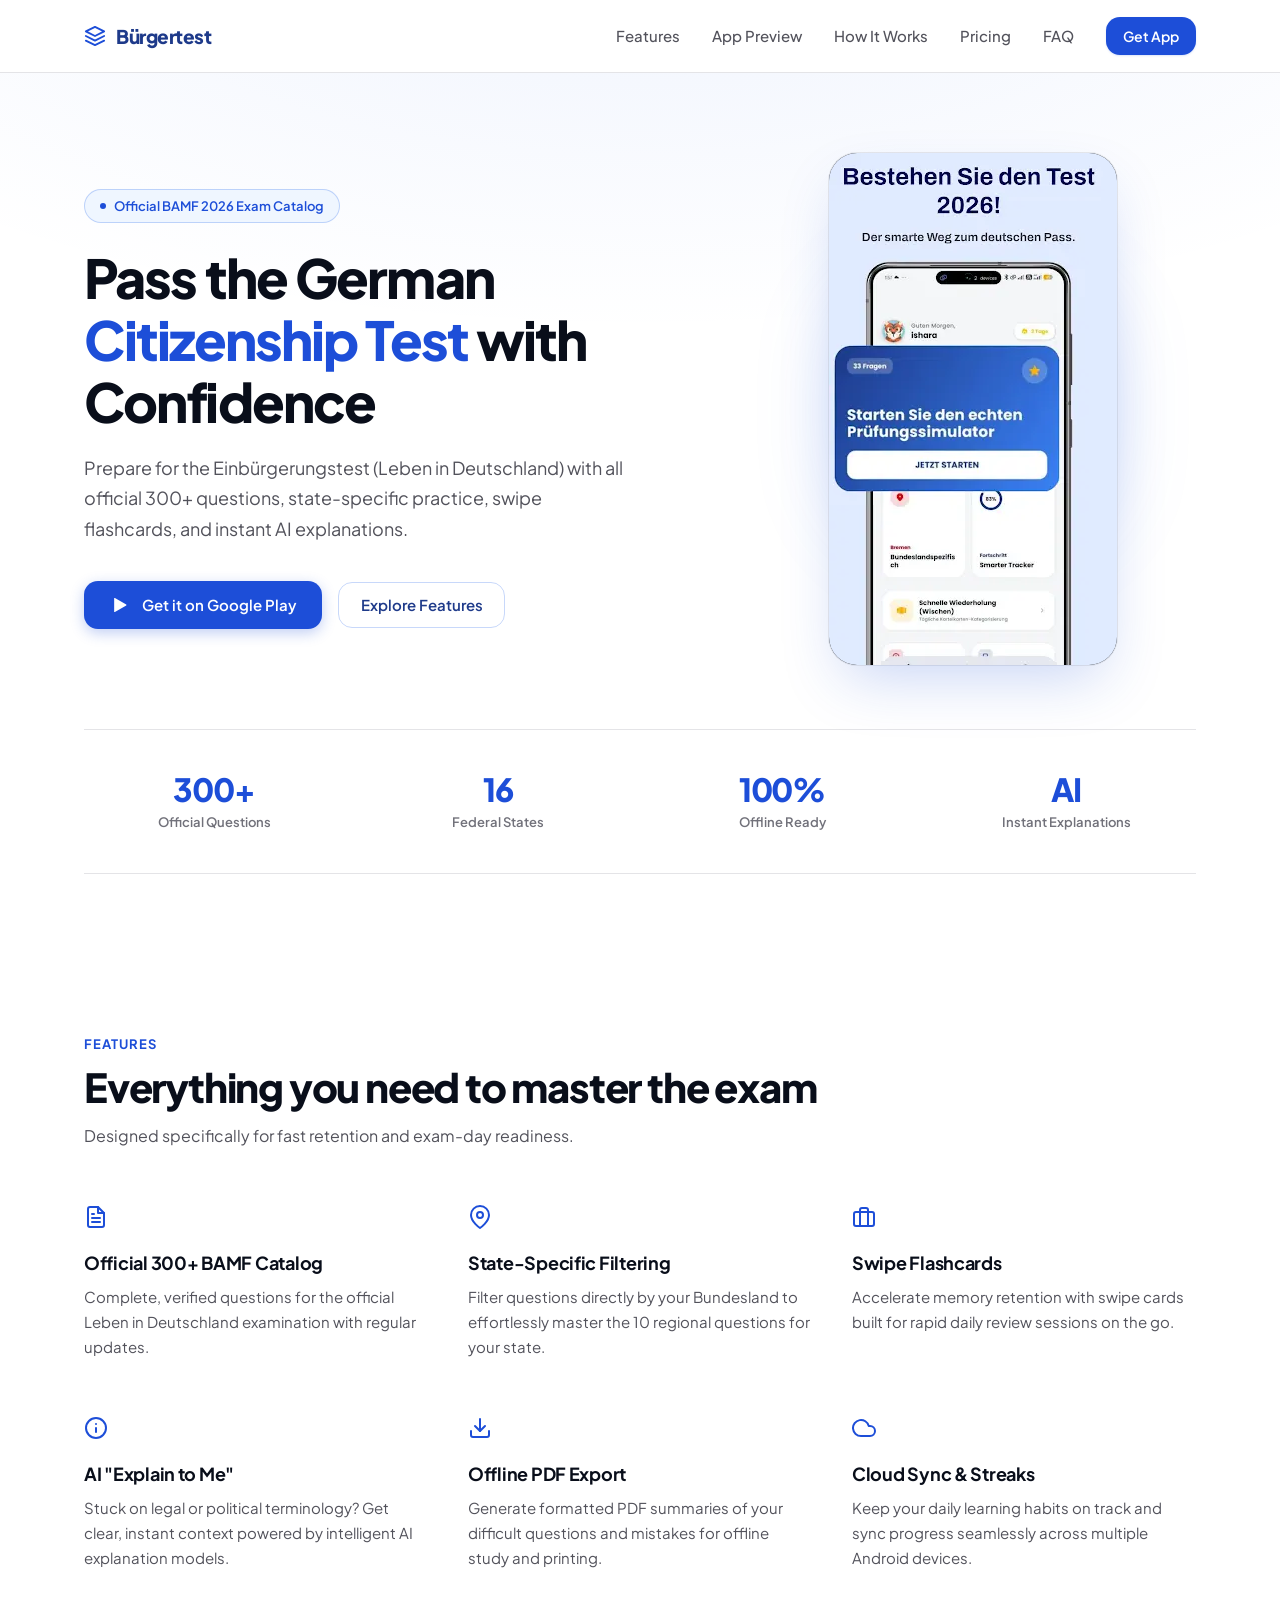
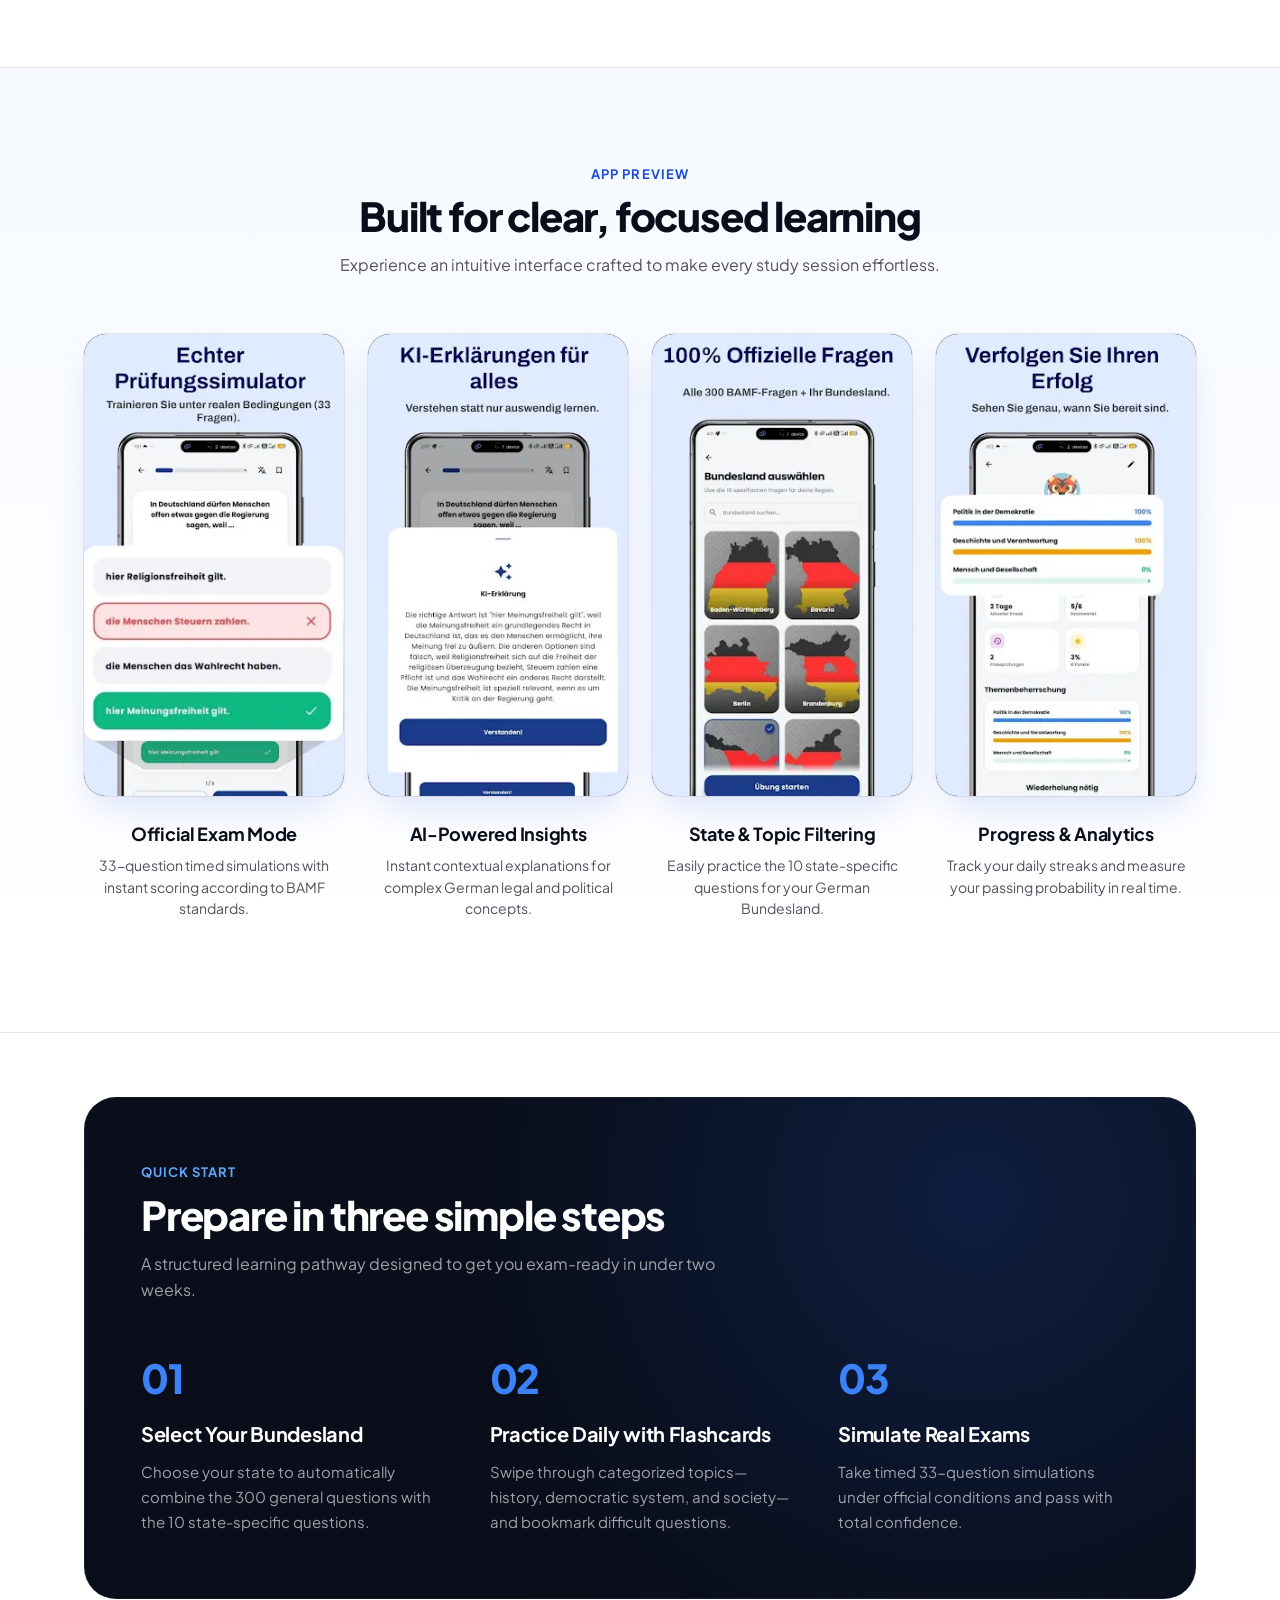
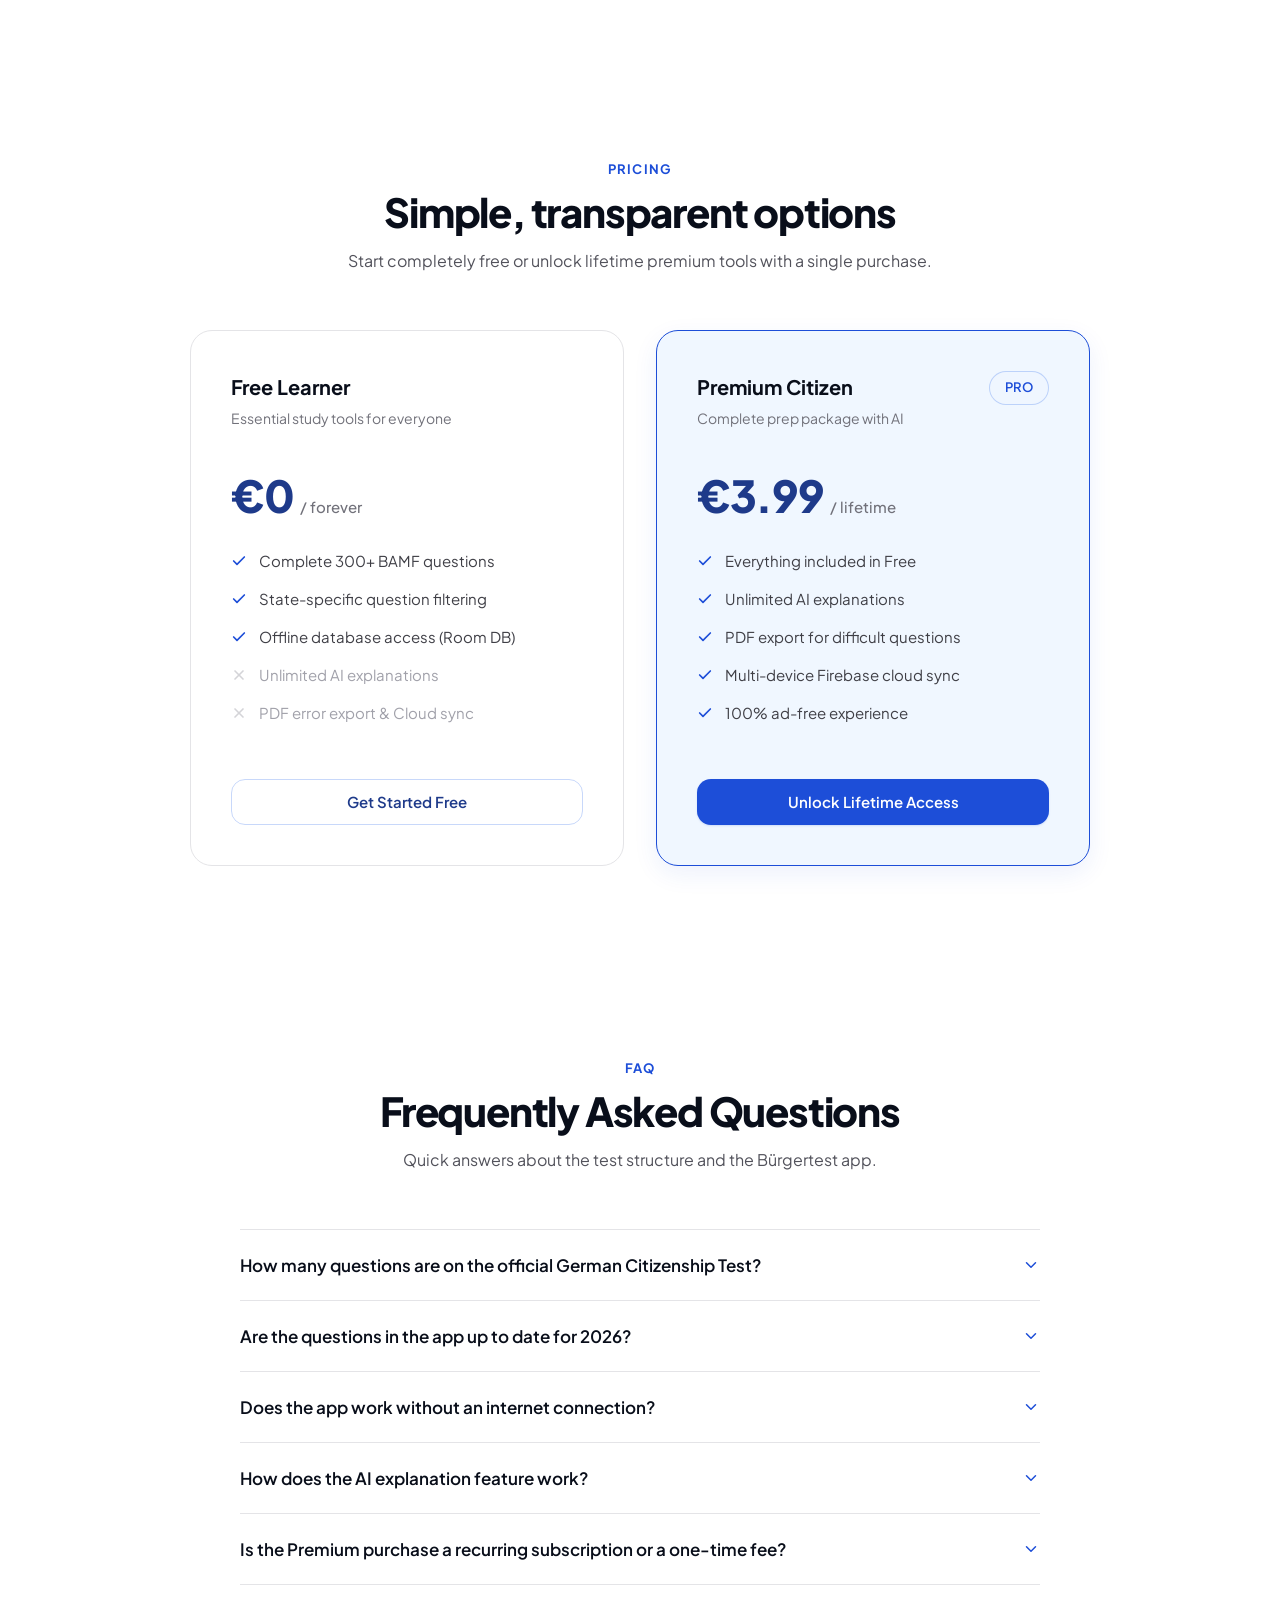
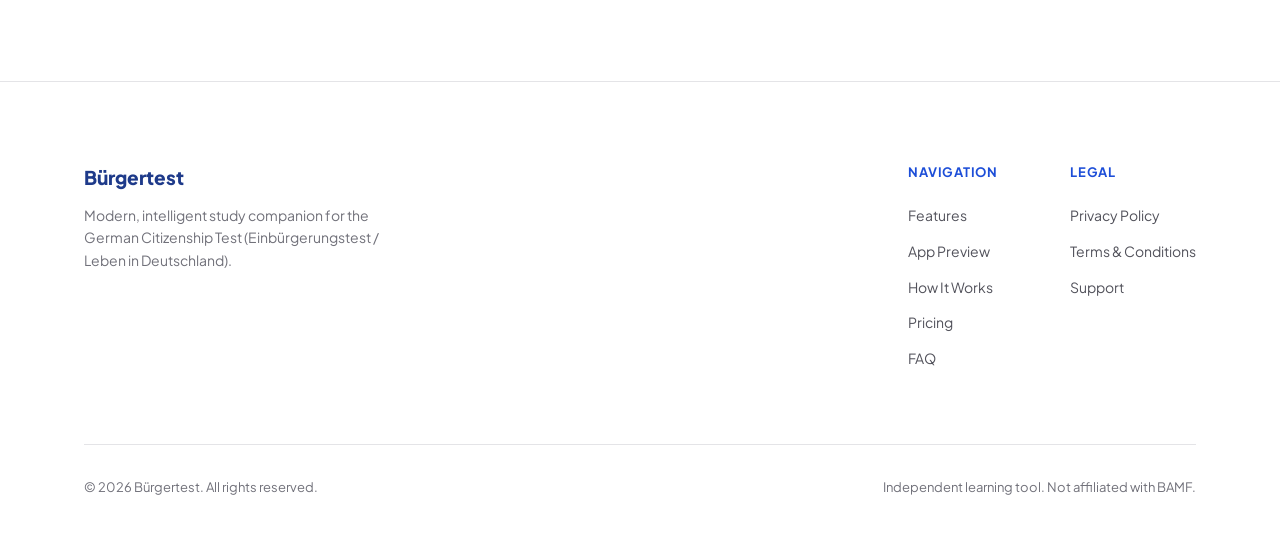
<file: index.html>
<!DOCTYPE html>
<html lang="de" prefix="og: https://ogp.me/ns#">

<head>
    <meta charset="UTF-8">
    <meta name="viewport" content="width=device-width, initial-scale=1.0">

    <!-- Primary SEO Meta Tags -->
    <title>Bürgertest - Einbürgerungstest 2026 | Offizieller BAMF Fragenkatalog</title>
    <meta name="title" content="Bürgertest - Einbürgerungstest 2026 | Offizieller BAMF Fragenkatalog">
    <meta name="description"
        content="Offizielle Vorbereitung auf den Einbürgerungstest 2026 (Leben in Deutschland). Alle 300+ BAMF Fragen, Bundesland-Filter, Swipe-Lernkarten und KI-Erklärungen. Jetzt kostenlos für Android herunterladen!">
    <meta name="keywords"
        content="Einbürgerungstest 2026, Leben in Deutschland Test, BAMF Fragenkatalog, 300 Fragen Einbürgerungstest, German Citizenship Test App, Bundesland Fragen, LiD Test, Einbürgerungstest Android">
    <meta name="author" content="Bürgertest">
    <meta name="robots" content="index, follow, max-image-preview:large, max-snippet:-1, max-video-preview:-1">
    <meta name="theme-color" content="#1d4ed8">
    <meta name="application-name" content="Bürgertest">
    <link rel="canonical" href="https://ishara-madu.github.io/German-Citizenship-Test-Android-App/">

    <!-- Open Graph / Facebook Meta Tags -->
    <meta property="og:type" content="website">
    <meta property="og:url" content="https://ishara-madu.github.io/German-Citizenship-Test-Android-App/">
    <meta property="og:title" content="Bürgertest - Einbürgerungstest 2026 | Offizieller BAMF Fragenkatalog">
    <meta property="og:description"
        content="Offizielle Vorbereitung auf den Einbürgerungstest 2026. Alle 300+ BAMF Fragen, Bundesland-Filter, Swipe-Lernkarten und KI-Erklärungen.">
    <meta property="og:image" content="https://ishara-madu.github.io/German-Citizenship-Test-Android-App/images/screen-hero.webp">
    <meta property="og:image:type" content="image/webp">
    <meta property="og:image:width" content="288">
    <meta property="og:image:height" content="512">
    <meta property="og:image:alt" content="Bürgertest Einbürgerungstest Android App Vorschau">
    <meta property="og:site_name" content="Bürgertest">
    <meta property="og:locale" content="de_DE">
    <meta property="og:locale:alternate" content="en_US">

    <!-- Twitter Meta Tags -->
    <meta name="twitter:card" content="summary_large_image">
    <meta name="twitter:url" content="https://ishara-madu.github.io/German-Citizenship-Test-Android-App/">
    <meta name="twitter:title" content="Bürgertest - Einbürgerungstest 2026 | Offizieller BAMF Fragenkatalog">
    <meta name="twitter:description"
        content="Master the German Citizenship Test 2026. 300+ official BAMF questions, swipe flashcards, state filtering & AI explanations.">
    <meta name="twitter:image" content="https://ishara-madu.github.io/German-Citizenship-Test-Android-App/images/screen-hero.webp">
    <meta name="twitter:image:alt" content="Bürgertest App Screenshot">

    <!-- Web Manifest & Icons -->
    <link rel="manifest" href="site.webmanifest">

    <!-- Preconnect & Fonts -->
    <link rel="preconnect" href="https://fonts.googleapis.com">
    <link rel="preconnect" href="https://fonts.gstatic.com" crossorigin>
    <link href="https://fonts.googleapis.com/css2?family=Plus+Jakarta+Sans:wght@400;500;600;700;800&display=swap"
        rel="stylesheet">
    <link rel="stylesheet" href="css/style.css">

    <!-- Structured Data (Schema.org JSON-LD): Mobile Application -->
    <script type="application/ld+json">
    {
      "@context": "https://schema.org",
      "@type": "MobileApplication",
      "name": "Bürgertest - Einbürgerungstest 2026",
      "operatingSystem": "Android",
      "applicationCategory": "EducationalApplication",
      "offers": {
        "@type": "Offer",
        "price": "0.00",
        "priceCurrency": "EUR"
      },
      "aggregateRating": {
        "@type": "AggregateRating",
        "ratingValue": "4.9",
        "ratingCount": "1280",
        "bestRating": "5",
        "worstRating": "1"
      },
      "description": "Offizielle und vollständige Vorbereitung für den Einbürgerungstest und Leben in Deutschland Test 2026 mit allen 300+ BAMF Fragen, Bundesland-Auswahl, Swipe-Lernkarten und KI-Hilfe.",
      "image": "https://ishara-madu.github.io/German-Citizenship-Test-Android-App/images/screen-hero.webp",
      "screenshot": [
        "https://ishara-madu.github.io/German-Citizenship-Test-Android-App/images/screen-hero.webp",
        "https://ishara-madu.github.io/German-Citizenship-Test-Android-App/images/exam.webp",
        "https://ishara-madu.github.io/German-Citizenship-Test-Android-App/images/ai.webp",
        "https://ishara-madu.github.io/German-Citizenship-Test-Android-App/images/areas.webp",
        "https://ishara-madu.github.io/German-Citizenship-Test-Android-App/images/progress.webp"
      ]
    }
    </script>

    <!-- Structured Data (Schema.org JSON-LD): FAQPage -->
    <script type="application/ld+json">
    {
      "@context": "https://schema.org",
      "@type": "FAQPage",
      "mainEntity": [
        {
          "@type": "Question",
          "name": "Wie viele Fragen gibt es beim offiziellen Einbürgerungstest?",
          "acceptedAnswer": {
            "@type": "Answer",
            "text": "Der offizielle Einbürgerungstest (Leben in Deutschland) besteht aus 33 Multiple-Choice-Fragen, die aus dem Gesamtkatalog von 310 Fragen (300 allgemeine Fragen + 10 bundeslandspezifische Fragen) ausgewählt werden. Sie müssen mindestens 17 Fragen innerhalb von 60 Minuten richtig beantworten, um zu bestehen."
          }
        },
        {
          "@type": "Question",
          "name": "Sind die Fragen in der Bürgertest App auf dem aktuellen Stand für 2026?",
          "acceptedAnswer": {
            "@type": "Answer",
            "text": "Ja. Alle Fragen, Antwortmöglichkeiten und Korrekturschlüssel sind vollständig mit dem aktuellen offiziellen Fragenkatalog des BAMF (Bundesamt für Migration und Flüchtlinge) synchronisiert."
          }
        },
        {
          "@type": "Question",
          "name": "Funktioniert die App auch ohne Internetverbindung (Offline)?",
          "acceptedAnswer": {
            "@type": "Answer",
            "text": "Ja. Alle 300+ Fragen und Ihr Lernfortschritt werden über eine lokale Room-Datenbank auf Ihrem Android-Gerät gespeichert, sodass Sie jederzeit und überall ohne Internetverbindung lernen können."
          }
        },
        {
          "@type": "Question",
          "name": "Wie funktioniert die KI-Erklärungsfunktion (AI Explain)?",
          "acceptedAnswer": {
            "@type": "Answer",
            "text": "Wenn Sie auf komplexe politische, historische oder rechtliche Begriffe stoßen, tippen Sie auf 'Explain to Me', um sofort eine einfache und verständliche Erklärung des geschichtlichen und rechtlichen Hintergrunds zu erhalten."
          }
        },
        {
          "@type": "Question",
          "name": "Ist der Premium-Kauf ein Abonnement oder eine Einmalzahlung?",
          "acceptedAnswer": {
            "@type": "Answer",
            "text": "Bürgertest Premium ist ein einmaliger Kauf von 3,99 € für lebenslangen Vollzugriff (Lifetime Access). Es gibt keine wiederkehrenden Abonnements oder versteckte Folgekosten."
          }
        }
      ]
    }
    </script>
</head>

<body>

    <header role="banner">
        <div class="container">
            <nav role="navigation" aria-label="Hauptnavigation">
                <a href="index.html" class="logo" aria-label="Bürgertest Startseite">
                    <span class="logo-icon" aria-hidden="true">
                        <svg width="22" height="22" viewBox="0 0 24 24" fill="none" stroke="currentColor"
                            stroke-width="2" stroke-linecap="round" stroke-linejoin="round">
                            <path d="M12 2L2 7l10 5 10-5-10-5zM2 17l10 5 10-5M2 12l10 5 10-5" />
                        </svg>
                    </span>
                    Bürgertest
                </a>

                <button class="menu-toggle" aria-label="Navigationsmenü umschalten" aria-expanded="false"
                    aria-controls="nav-menu">
                    <svg width="22" height="22" viewBox="0 0 24 24" fill="none" stroke="currentColor" stroke-width="2"
                        stroke-linecap="round" stroke-linejoin="round" aria-hidden="true">
                        <line x1="4" y1="12" x2="20" y2="12"></line>
                        <line x1="4" y1="6" x2="20" y2="6"></line>
                        <line x1="4" y1="18" x2="20" y2="18"></line>
                    </svg>
                </button>

                <div class="nav-links" id="nav-menu">
                    <a href="#features">Features</a>
                    <a href="#screens">App Preview</a>
                    <a href="#guide">How It Works</a>
                    <a href="#pricing">Pricing</a>
                    <a href="#faq">FAQ</a>
                    <a href="#download" class="btn btn-primary btn-sm">Get App</a>
                </div>
            </nav>
        </div>
    </header>

    <main role="main">
        <!-- Hero Section -->
        <section class="hero" aria-labelledby="hero-title">
            <div class="container">
                <div class="hero-grid">
                    <div class="hero-left">
                        <div class="badge-minimal">
                            <span class="badge-dot" aria-hidden="true"></span>
                            Official BAMF 2026 Exam Catalog
                        </div>
                        <h1 id="hero-title">Pass the German <span class="text-highlight">Citizenship Test</span> with
                            Confidence</h1>
                        <p>Prepare for the Einbürgerungstest (Leben in Deutschland) with all official 300+ questions,
                            state-specific practice, swipe flashcards, and instant AI explanations.</p>

                        <div class="hero-actions" id="download">
                            <a href="https://play.google.com/store" target="_blank" rel="noopener noreferrer"
                                class="play-badge-btn" aria-label="Bürgertest im Google Play Store herunterladen">
                                <svg viewBox="0 0 24 24" fill="currentColor" aria-hidden="true">
                                    <path
                                        d="M5.5 3.5C5.2 3.5 5 3.7 5 4V20C5 20.3 5.2 20.5 5.5 20.5C5.6 20.5 5.8 20.4 5.9 20.4L19.5 12.5C19.8 12.3 19.8 11.7 19.5 11.5L5.9 3.6C5.8 3.6 5.6 3.5 5.5 3.5Z" />
                                </svg>
                                Get it on Google Play
                            </a>
                            <a href="#features" class="btn btn-secondary">Explore Features</a>
                        </div>
                    </div>

                    <div class="hero-right">
                        <div class="hero-mockup-wrapper">
                            <div class="device-mockup">
                                <img src="images/screen-hero.webp"
                                    alt="Bürgertest App Interface mit offizieller BAMF Prüfungsfrage und Bundesland-Filter"
                                    class="mockup-img" width="288" height="512" fetchpriority="high">
                            </div>
                        </div>
                    </div>
                </div>

                <!-- Stats Strip -->
                <div class="stats-strip" role="list" aria-label="App Statistiken">
                    <div class="stat-item" role="listitem">
                        <div class="stat-value">300+</div>
                        <div class="stat-label">Official Questions</div>
                    </div>
                    <div class="stat-item" role="listitem">
                        <div class="stat-value">16</div>
                        <div class="stat-label">Federal States</div>
                    </div>
                    <div class="stat-item" role="listitem">
                        <div class="stat-value">100%</div>
                        <div class="stat-label">Offline Ready</div>
                    </div>
                    <div class="stat-item" role="listitem">
                        <div class="stat-value">AI</div>
                        <div class="stat-label">Instant Explanations</div>
                    </div>
                </div>
            </div>
        </section>

        <!-- Features Section (Seamless Typography, No Card Boxing, No Icon Background Boxes) -->
        <section class="features" id="features" aria-labelledby="features-title">
            <div class="container">
                <div class="section-header">
                    <div class="section-label">Features</div>
                    <h2 class="section-title" id="features-title">Everything you need to master the exam</h2>
                    <p class="section-desc">Designed specifically for fast retention and exam-day readiness.</p>
                </div>

                <div class="features-grid">
                    <article class="feature-item">
                        <div class="feature-icon-inline" aria-hidden="true">
                            <svg width="24" height="24" viewBox="0 0 24 24" fill="none" stroke="currentColor"
                                stroke-width="2" stroke-linecap="round" stroke-linejoin="round">
                                <path d="M14 2H6a2 2 0 0 0-2 2v16a2 2 0 0 0 2 2h12a2 2 0 0 0 2-2V8z"></path>
                                <polyline points="14 2 14 8 20 8"></polyline>
                                <line x1="16" y1="13" x2="8" y2="13"></line>
                                <line x1="16" y1="17" x2="8" y2="17"></line>
                                <polyline points="10 9 9 9 8 9"></polyline>
                            </svg>
                        </div>
                        <h3>Official 300+ BAMF Catalog</h3>
                        <p>Complete, verified questions for the official Leben in Deutschland examination with regular
                            updates.</p>
                    </article>

                    <article class="feature-item">
                        <div class="feature-icon-inline" aria-hidden="true">
                            <svg width="24" height="24" viewBox="0 0 24 24" fill="none" stroke="currentColor"
                                stroke-width="2" stroke-linecap="round" stroke-linejoin="round">
                                <path d="M21 10c0 7-9 13-9 13s-9-6-9-13a9 9 0 0 1 18 0z"></path>
                                <circle cx="12" cy="10" r="3"></circle>
                            </svg>
                        </div>
                        <h3>State-Specific Filtering</h3>
                        <p>Filter questions directly by your Bundesland to effortlessly master the 10 regional questions
                            for your state.</p>
                    </article>

                    <article class="feature-item">
                        <div class="feature-icon-inline" aria-hidden="true">
                            <svg width="24" height="24" viewBox="0 0 24 24" fill="none" stroke="currentColor"
                                stroke-width="2" stroke-linecap="round" stroke-linejoin="round">
                                <rect x="2" y="7" width="20" height="14" rx="2" ry="2"></rect>
                                <path d="M16 21V5a2 2 0 0 0-2-2h-4a2 2 0 0 0-2 2v16"></path>
                            </svg>
                        </div>
                        <h3>Swipe Flashcards</h3>
                        <p>Accelerate memory retention with swipe cards built for rapid daily review sessions on the go.
                        </p>
                    </article>

                    <article class="feature-item">
                        <div class="feature-icon-inline" aria-hidden="true">
                            <svg width="24" height="24" viewBox="0 0 24 24" fill="none" stroke="currentColor"
                                stroke-width="2" stroke-linecap="round" stroke-linejoin="round">
                                <circle cx="12" cy="12" r="10"></circle>
                                <line x1="12" y1="16" x2="12" y2="12"></line>
                                <line x1="12" y1="8" x2="12.01" y2="8"></line>
                            </svg>
                        </div>
                        <h3>AI "Explain to Me"</h3>
                        <p>Stuck on legal or political terminology? Get clear, instant context powered by intelligent AI
                            explanation models.</p>
                    </article>

                    <article class="feature-item">
                        <div class="feature-icon-inline" aria-hidden="true">
                            <svg width="24" height="24" viewBox="0 0 24 24" fill="none" stroke="currentColor"
                                stroke-width="2" stroke-linecap="round" stroke-linejoin="round">
                                <path d="M21 15v4a2 2 0 0 1-2 2H5a2 2 0 0 1-2-2v-4"></path>
                                <polyline points="7 10 12 15 17 10"></polyline>
                                <line x1="12" y1="15" x2="12" y2="3"></line>
                            </svg>
                        </div>
                        <h3>Offline PDF Export</h3>
                        <p>Generate formatted PDF summaries of your difficult questions and mistakes for offline study
                            and printing.</p>
                    </article>

                    <article class="feature-item">
                        <div class="feature-icon-inline" aria-hidden="true">
                            <svg width="24" height="24" viewBox="0 0 24 24" fill="none" stroke="currentColor"
                                stroke-width="2" stroke-linecap="round" stroke-linejoin="round">
                                <path d="M18 10h-1.26A8 8 0 1 0 9 20h9a5 5 0 0 0 0-10z"></path>
                            </svg>
                        </div>
                        <h3>Cloud Sync &amp; Streaks</h3>
                        <p>Keep your daily learning habits on track and sync progress seamlessly across multiple Android
                            devices.</p>
                    </article>
                </div>
            </div>
        </section>

        <!-- App Screenshots Showcase Section -->
        <section class="screenshots-section" id="screens" aria-labelledby="screens-title">
            <div class="container">
                <div class="section-header center">
                    <div class="section-label">App Preview</div>
                    <h2 class="section-title" id="screens-title">Built for clear, focused learning</h2>
                    <p class="section-desc">Experience an intuitive interface crafted to make every study session
                        effortless.</p>
                </div>

                <div class="screens-grid">
                    <!-- Screen 1: Exam Simulation Mode -->
                    <div class="screen-showcase-item">
                        <div class="screen-preview-frame">
                            <img src="images/exam.webp" alt="Offizielle BAMF Prüfungsmodus Simulation im Bürgertest"
                                loading="lazy" width="288" height="512">
                        </div>
                        <div class="screen-info">
                            <h3>Official Exam Mode</h3>
                            <p>33-question timed simulations with instant scoring according to BAMF standards.</p>
                        </div>
                    </div>

                    <!-- Screen 2: AI Explanations -->
                    <div class="screen-showcase-item">
                        <div class="screen-preview-frame">
                            <img src="images/ai.webp" alt="KI Erklärung für schwierige Einbürgerungsfragen"
                                loading="lazy" width="288" height="512">
                        </div>
                        <div class="screen-info">
                            <h3>AI-Powered Insights</h3>
                            <p>Instant contextual explanations for complex German legal and political concepts.</p>
                        </div>
                    </div>

                    <!-- Screen 3: State & Topic Filtering -->
                    <div class="screen-showcase-item">
                        <div class="screen-preview-frame">
                            <img src="images/areas.webp" alt="Themenbereiche und Bundesland Auswahl im Bürgertest"
                                loading="lazy" width="288" height="512">
                        </div>
                        <div class="screen-info">
                            <h3>State &amp; Topic Filtering</h3>
                            <p>Easily practice the 10 state-specific questions for your German Bundesland.</p>
                        </div>
                    </div>

                    <!-- Screen 4: Progress & Streaks -->
                    <div class="screen-showcase-item">
                        <div class="screen-preview-frame">
                            <img src="images/progress.webp" alt="Lernfortschritt und Statistiken im Bürgertest"
                                loading="lazy" width="288" height="512">
                        </div>
                        <div class="screen-info">
                            <h3>Progress &amp; Analytics</h3>
                            <p>Track your daily streaks and measure your passing probability in real time.</p>
                        </div>
                    </div>
                </div>
            </div>
        </section>

        <!-- Dark Container Section - Quick Start Guide (AGENTS.md Rule 4) -->
        <section class="dark-section-wrapper" id="guide" aria-labelledby="guide-title">
            <div class="container">
                <div class="dark-container">
                    <div class="dark-header">
                        <div class="section-label">Quick Start</div>
                        <h2 class="section-title" id="guide-title">Prepare in three simple steps</h2>
                        <p class="section-desc">A structured learning pathway designed to get you exam-ready in under
                            two weeks.</p>
                    </div>

                    <div class="steps-grid">
                        <div class="step-item">
                            <div class="step-num">01</div>
                            <h3>Select Your Bundesland</h3>
                            <p>Choose your state to automatically combine the 300 general questions with the 10
                                state-specific questions.</p>
                        </div>

                        <div class="step-item">
                            <div class="step-num">02</div>
                            <h3>Practice Daily with Flashcards</h3>
                            <p>Swipe through categorized topics—history, democratic system, and society—and bookmark
                                difficult questions.</p>
                        </div>

                        <div class="step-item">
                            <div class="step-num">03</div>
                            <h3>Simulate Real Exams</h3>
                            <p>Take timed 33-question simulations under official conditions and pass with total
                                confidence.</p>
                        </div>
                    </div>
                </div>
            </div>
        </section>

        <!-- Pricing Section (AGENTS.md Rules 3 & 5) -->
        <section class="pricing" id="pricing" aria-labelledby="pricing-title">
            <div class="container">
                <div class="section-header center">
                    <div class="section-label">Pricing</div>
                    <h2 class="section-title" id="pricing-title">Simple, transparent options</h2>
                    <p class="section-desc">Start completely free or unlock lifetime premium tools with a single
                        purchase.</p>
                </div>

                <div class="pricing-layout">
                    <!-- Free Tier -->
                    <div class="pricing-column">
                        <div class="pricing-top">
                            <div>
                                <h3 class="plan-title">Free Learner</h3>
                                <p class="plan-desc">Essential study tools for everyone</p>
                            </div>
                        </div>
                        <div class="pricing-price">€0 <span>/ forever</span></div>

                        <ul class="plan-features">
                            <li>
                                <svg viewBox="0 0 24 24" fill="none" stroke="currentColor" stroke-width="2.5"
                                    stroke-linecap="round" stroke-linejoin="round" aria-hidden="true">
                                    <polyline points="20 6 9 17 4 12"></polyline>
                                </svg>
                                Complete 300+ BAMF questions
                            </li>
                            <li>
                                <svg viewBox="0 0 24 24" fill="none" stroke="currentColor" stroke-width="2.5"
                                    stroke-linecap="round" stroke-linejoin="round" aria-hidden="true">
                                    <polyline points="20 6 9 17 4 12"></polyline>
                                </svg>
                                State-specific question filtering
                            </li>
                            <li>
                                <svg viewBox="0 0 24 24" fill="none" stroke="currentColor" stroke-width="2.5"
                                    stroke-linecap="round" stroke-linejoin="round" aria-hidden="true">
                                    <polyline points="20 6 9 17 4 12"></polyline>
                                </svg>
                                Offline database access (Room DB)
                            </li>
                            <li class="disabled">
                                <svg viewBox="0 0 24 24" fill="none" stroke="currentColor" stroke-width="2.5"
                                    stroke-linecap="round" stroke-linejoin="round" aria-hidden="true">
                                    <line x1="18" y1="6" x2="6" y2="18"></line>
                                    <line x1="6" y1="6" x2="18" y2="18"></line>
                                </svg>
                                Unlimited AI explanations
                            </li>
                            <li class="disabled">
                                <svg viewBox="0 0 24 24" fill="none" stroke="currentColor" stroke-width="2.5"
                                    stroke-linecap="round" stroke-linejoin="round" aria-hidden="true">
                                    <line x1="18" y1="6" x2="6" y2="18"></line>
                                    <line x1="6" y1="6" x2="18" y2="18"></line>
                                </svg>
                                PDF error export &amp; Cloud sync
                            </li>
                        </ul>

                        <a href="#download" class="btn btn-secondary">Get Started Free</a>
                    </div>

                    <!-- Premium Tier -->
                    <div class="pricing-column featured">
                        <div class="pricing-top">
                            <div>
                                <h3 class="plan-title">Premium Citizen</h3>
                                <p class="plan-desc">Complete prep package with AI</p>
                            </div>
                            <span class="badge-minimal">PRO</span>
                        </div>
                        <div class="pricing-price">€3.99 <span>/ lifetime</span></div>

                        <ul class="plan-features">
                            <li>
                                <svg viewBox="0 0 24 24" fill="none" stroke="currentColor" stroke-width="2.5"
                                    stroke-linecap="round" stroke-linejoin="round" aria-hidden="true">
                                    <polyline points="20 6 9 17 4 12"></polyline>
                                </svg>
                                Everything included in Free
                            </li>
                            <li>
                                <svg viewBox="0 0 24 24" fill="none" stroke="currentColor" stroke-width="2.5"
                                    stroke-linecap="round" stroke-linejoin="round" aria-hidden="true">
                                    <polyline points="20 6 9 17 4 12"></polyline>
                                </svg>
                                Unlimited AI explanations
                            </li>
                            <li>
                                <svg viewBox="0 0 24 24" fill="none" stroke="currentColor" stroke-width="2.5"
                                    stroke-linecap="round" stroke-linejoin="round" aria-hidden="true">
                                    <polyline points="20 6 9 17 4 12"></polyline>
                                </svg>
                                PDF export for difficult questions
                            </li>
                            <li>
                                <svg viewBox="0 0 24 24" fill="none" stroke="currentColor" stroke-width="2.5"
                                    stroke-linecap="round" stroke-linejoin="round" aria-hidden="true">
                                    <polyline points="20 6 9 17 4 12"></polyline>
                                </svg>
                                Multi-device Firebase cloud sync
                            </li>
                            <li>
                                <svg viewBox="0 0 24 24" fill="none" stroke="currentColor" stroke-width="2.5"
                                    stroke-linecap="round" stroke-linejoin="round" aria-hidden="true">
                                    <polyline points="20 6 9 17 4 12"></polyline>
                                </svg>
                                100% ad-free experience
                            </li>
                        </ul>

                        <a href="#download" class="btn btn-primary">Unlock Lifetime Access</a>
                    </div>
                </div>
            </div>
        </section>

        <!-- FAQ Section (AGENTS.md Rule 6: Single divider lines, no cards) -->
        <section class="faq-section" id="faq" aria-labelledby="faq-title">
            <div class="container">
                <div class="section-header center">
                    <div class="section-label">FAQ</div>
                    <h2 class="section-title" id="faq-title">Frequently Asked Questions</h2>
                    <p class="section-desc">Quick answers about the test structure and the Bürgertest app.</p>
                </div>

                <div class="faq-list">
                    <div class="faq-item">
                        <button class="faq-question" aria-expanded="false" aria-controls="faq-1" id="faq-btn-1">
                            <span>How many questions are on the official German Citizenship Test?</span>
                            <svg class="faq-chevron" viewBox="0 0 24 24" fill="none" stroke="currentColor"
                                stroke-width="2" stroke-linecap="round" stroke-linejoin="round" aria-hidden="true">
                                <polyline points="6 9 12 15 18 9"></polyline>
                            </svg>
                        </button>
                        <div class="faq-answer" id="faq-1" role="region" aria-labelledby="faq-btn-1">
                            <div class="faq-answer-inner">
                                The official exam consists of 33 multiple-choice questions selected from the 310 total
                                questions (300 general questions + 10 state-specific questions). You need to answer at
                                least 17 questions correctly within 60 minutes to pass.
                            </div>
                        </div>
                    </div>

                    <div class="faq-item">
                        <button class="faq-question" aria-expanded="false" aria-controls="faq-2" id="faq-btn-2">
                            <span>Are the questions in the app up to date for 2026?</span>
                            <svg class="faq-chevron" viewBox="0 0 24 24" fill="none" stroke="currentColor"
                                stroke-width="2" stroke-linecap="round" stroke-linejoin="round" aria-hidden="true">
                                <polyline points="6 9 12 15 18 9"></polyline>
                            </svg>
                        </button>
                        <div class="faq-answer" id="faq-2" role="region" aria-labelledby="faq-btn-2">
                            <div class="faq-answer-inner">
                                Yes. All questions and multiple-choice options are synchronized with the official
                                question catalog published by the BAMF (Federal Office for Migration and Refugees).
                            </div>
                        </div>
                    </div>

                    <div class="faq-item">
                        <button class="faq-question" aria-expanded="false" aria-controls="faq-3" id="faq-btn-3">
                            <span>Does the app work without an internet connection?</span>
                            <svg class="faq-chevron" viewBox="0 0 24 24" fill="none" stroke="currentColor"
                                stroke-width="2" stroke-linecap="round" stroke-linejoin="round" aria-hidden="true">
                                <polyline points="6 9 12 15 18 9"></polyline>
                            </svg>
                        </button>
                        <div class="faq-answer" id="faq-3" role="region" aria-labelledby="faq-btn-3">
                            <div class="faq-answer-inner">
                                Yes. All 300+ questions and your study progress are stored locally on your device via
                                Room DB so you can practice anywhere, including during commutes or offline mode.
                            </div>
                        </div>
                    </div>

                    <div class="faq-item">
                        <button class="faq-question" aria-expanded="false" aria-controls="faq-4" id="faq-btn-4">
                            <span>How does the AI explanation feature work?</span>
                            <svg class="faq-chevron" viewBox="0 0 24 24" fill="none" stroke="currentColor"
                                stroke-width="2" stroke-linecap="round" stroke-linejoin="round" aria-hidden="true">
                                <polyline points="6 9 12 15 18 9"></polyline>
                            </svg>
                        </button>
                        <div class="faq-answer" id="faq-4" role="region" aria-labelledby="faq-btn-4">
                            <div class="faq-answer-inner">
                                When you encounter a complex political, historical, or legal concept, tap "Explain to
                                Me" to receive an immediate, simplified breakdown explaining why the correct answer is
                                right and providing historical context.
                            </div>
                        </div>
                    </div>

                    <div class="faq-item">
                        <button class="faq-question" aria-expanded="false" aria-controls="faq-5" id="faq-btn-5">
                            <span>Is the Premium purchase a recurring subscription or a one-time fee?</span>
                            <svg class="faq-chevron" viewBox="0 0 24 24" fill="none" stroke="currentColor"
                                stroke-width="2" stroke-linecap="round" stroke-linejoin="round" aria-hidden="true">
                                <polyline points="6 9 12 15 18 9"></polyline>
                            </svg>
                        </button>
                        <div class="faq-answer" id="faq-5" role="region" aria-labelledby="faq-btn-5">
                            <div class="faq-answer-inner">
                                Bürgertest Premium is a one-time purchase of €3.99 for lifetime access. There are no
                                recurring subscription charges or hidden renewal fees.
                            </div>
                        </div>
                    </div>
                </div>
            </div>
        </section>
    </main>

    <footer role="contentinfo">
        <div class="container">
            <div class="footer-grid">
                <div class="footer-brand">
                    <h2>Bürgertest</h2>
                    <p>Modern, intelligent study companion for the German Citizenship Test (Einbürgerungstest / Leben in
                        Deutschland).</p>
                </div>

                <div class="footer-nav">
                    <div class="footer-col">
                        <h4>Navigation</h4>
                        <ul>
                            <li><a href="#features">Features</a></li>
                            <li><a href="#screens">App Preview</a></li>
                            <li><a href="#guide">How It Works</a></li>
                            <li><a href="#pricing">Pricing</a></li>
                            <li><a href="#faq">FAQ</a></li>
                        </ul>
                    </div>

                    <div class="footer-col">
                        <h4>Legal</h4>
                        <ul>
                            <li><a href="privacy-policy.html">Privacy Policy</a></li>
                            <li><a href="terms-conditions.html">Terms &amp; Conditions</a></li>
                            <li><a href="mailto:ishara.m.official@gmail.com">Support</a></li>
                        </ul>
                    </div>
                </div>
            </div>

            <div class="footer-bottom">
                <span>&copy; 2026 Bürgertest. All rights reserved.</span>
                <span>Independent learning tool. Not affiliated with BAMF.</span>
            </div>
        </div>
    </footer>

    <script src="js/main.js"></script>
</body>

</html>
</file>
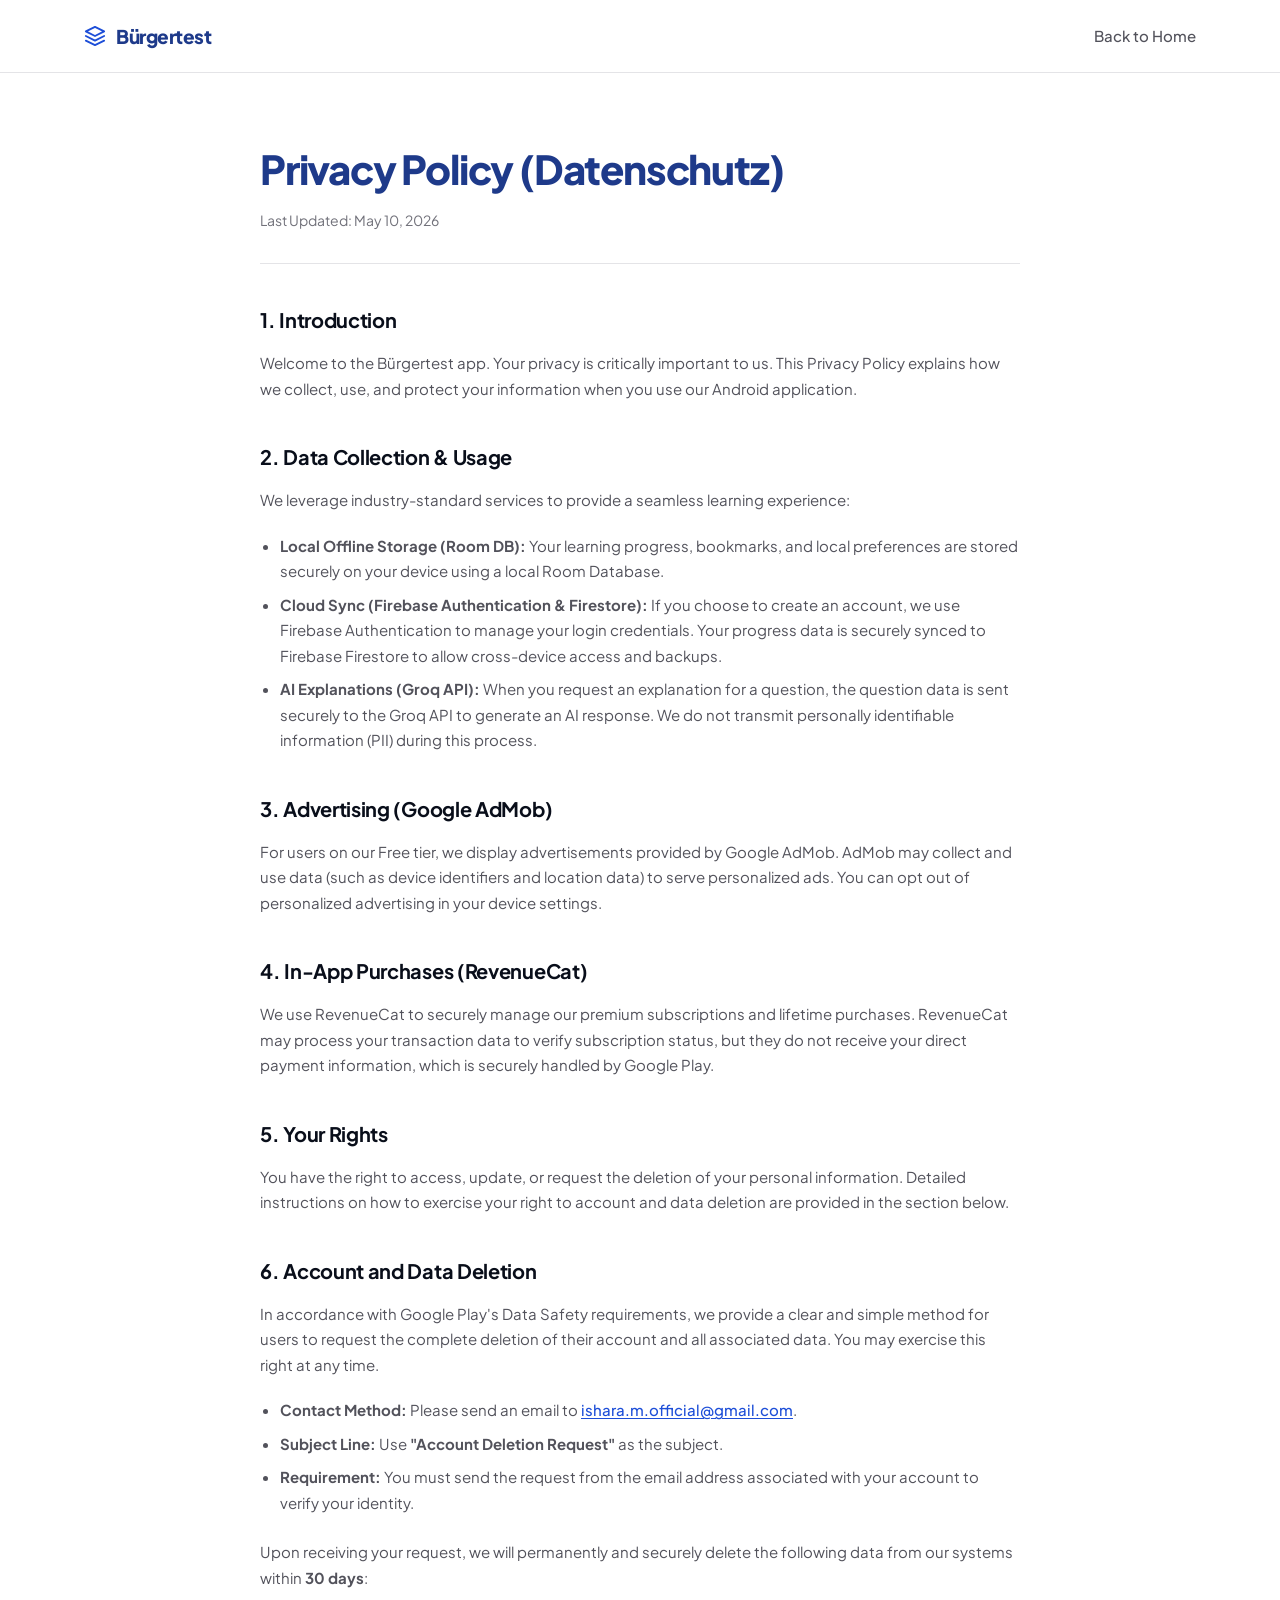
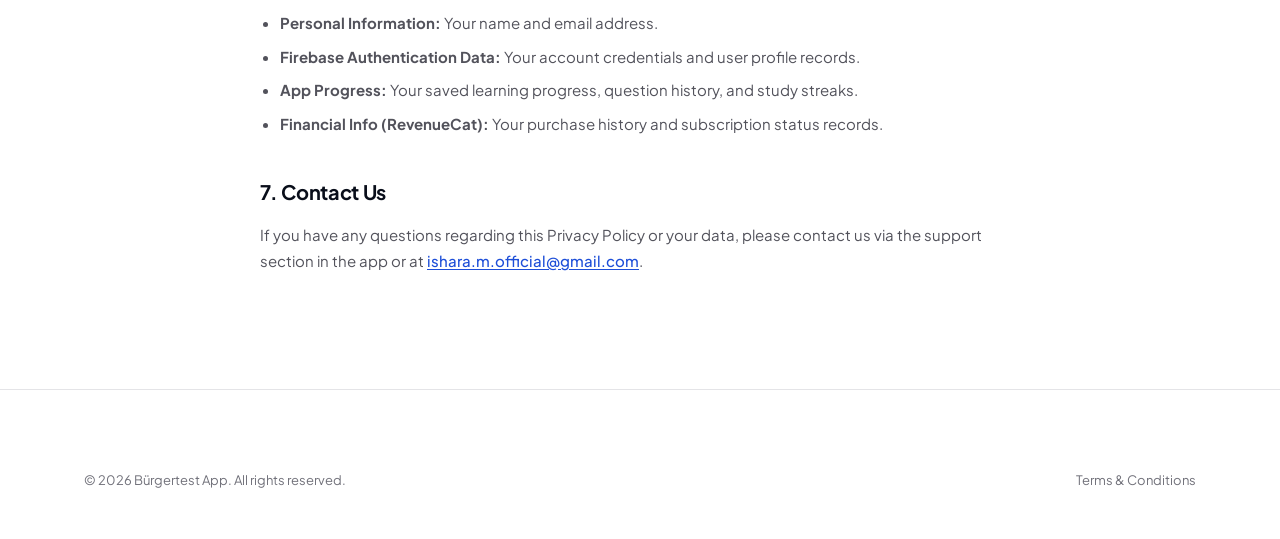
<file: privacy-policy.html>
<!DOCTYPE html>
<html lang="de" prefix="og: https://ogp.me/ns#">
<head>
    <meta charset="UTF-8">
    <meta name="viewport" content="width=device-width, initial-scale=1.0">
    <title>Datenschutzerklärung (Privacy Policy) - Bürgertest App</title>
    <meta name="description" content="Datenschutzerklärung für die Bürgertest Android App. Erfahren Sie, wie wir Ihre Daten schützen, Google Play Richtlinien einhalten und Datenlöschung handhaben.">
    <meta name="robots" content="index, follow">
    <meta name="theme-color" content="#1d4ed8">
    <link rel="canonical" href="https://ishara-madu.github.io/German-Citizenship-Test-Android-App/privacy-policy.html">
    
    <!-- Open Graph Tags -->
    <meta property="og:type" content="article">
    <meta property="og:url" content="https://ishara-madu.github.io/German-Citizenship-Test-Android-App/privacy-policy.html">
    <meta property="og:title" content="Datenschutzerklärung - Bürgertest">
    <meta property="og:description" content="Informationen zum Datenschutz und zur Datensicherheit der Bürgertest Android App.">
    <meta property="og:site_name" content="Bürgertest">
    <meta property="og:locale" content="de_DE">

    <!-- Fonts & CSS -->
    <link rel="preconnect" href="https://fonts.googleapis.com">
    <link rel="preconnect" href="https://fonts.gstatic.com" crossorigin>
    <link href="https://fonts.googleapis.com/css2?family=Plus+Jakarta+Sans:wght@400;500;600;700;800&display=swap" rel="stylesheet">
    <link rel="stylesheet" href="css/style.css">

    <!-- Structured Data (Schema.org JSON-LD): BreadcrumbList -->
    <script type="application/ld+json">
    {
      "@context": "https://schema.org",
      "@type": "BreadcrumbList",
      "itemListElement": [
        {
          "@type": "ListItem",
          "position": 1,
          "name": "Home",
          "item": "https://ishara-madu.github.io/German-Citizenship-Test-Android-App/"
        },
        {
          "@type": "ListItem",
          "position": 2,
          "name": "Privacy Policy",
          "item": "https://ishara-madu.github.io/German-Citizenship-Test-Android-App/privacy-policy.html"
        }
      ]
    }
    </script>
</head>
<body>

    <header role="banner">
        <div class="container">
            <nav role="navigation" aria-label="Hauptnavigation">
                <a href="index.html" class="logo" aria-label="Bürgertest Startseite">
                    <span class="logo-icon" aria-hidden="true">
                        <svg width="22" height="22" viewBox="0 0 24 24" fill="none" stroke="currentColor" stroke-width="2" stroke-linecap="round" stroke-linejoin="round">
                            <path d="M12 2L2 7l10 5 10-5-10-5zM2 17l10 5 10-5M2 12l10 5 10-5"/>
                        </svg>
                    </span>
                    Bürgertest
                </a>
                <div class="nav-links">
                    <a href="index.html">Back to Home</a>
                </div>
            </nav>
        </div>
    </header>

    <main class="container" role="main">
        <article class="legal-wrapper">
            <header class="legal-header">
                <h1>Privacy Policy (Datenschutz)</h1>
                <p>Last Updated: May 10, 2026</p>
            </header>

            <div class="legal-body">
                <h2>1. Introduction</h2>
                <p>Welcome to the Bürgertest app. Your privacy is critically important to us. This Privacy Policy explains how we collect, use, and protect your information when you use our Android application.</p>

                <h2>2. Data Collection &amp; Usage</h2>
                <p>We leverage industry-standard services to provide a seamless learning experience:</p>
                <ul>
                    <li><strong>Local Offline Storage (Room DB):</strong> Your learning progress, bookmarks, and local preferences are stored securely on your device using a local Room Database.</li>
                    <li><strong>Cloud Sync (Firebase Authentication &amp; Firestore):</strong> If you choose to create an account, we use Firebase Authentication to manage your login credentials. Your progress data is securely synced to Firebase Firestore to allow cross-device access and backups.</li>
                    <li><strong>AI Explanations (Groq API):</strong> When you request an explanation for a question, the question data is sent securely to the Groq API to generate an AI response. We do not transmit personally identifiable information (PII) during this process.</li>
                </ul>

                <h2>3. Advertising (Google AdMob)</h2>
                <p>For users on our Free tier, we display advertisements provided by Google AdMob. AdMob may collect and use data (such as device identifiers and location data) to serve personalized ads. You can opt out of personalized advertising in your device settings.</p>

                <h2>4. In-App Purchases (RevenueCat)</h2>
                <p>We use RevenueCat to securely manage our premium subscriptions and lifetime purchases. RevenueCat may process your transaction data to verify subscription status, but they do not receive your direct payment information, which is securely handled by Google Play.</p>

                <h2>5. Your Rights</h2>
                <p>You have the right to access, update, or request the deletion of your personal information. Detailed instructions on how to exercise your right to account and data deletion are provided in the section below.</p>

                <h2>6. Account and Data Deletion</h2>
                <p>In accordance with Google Play's Data Safety requirements, we provide a clear and simple method for users to request the complete deletion of their account and all associated data. You may exercise this right at any time.</p>
                <ul>
                    <li><strong>Contact Method:</strong> Please send an email to <a href="mailto:ishara.m.official@gmail.com">ishara.m.official@gmail.com</a>.</li>
                    <li><strong>Subject Line:</strong> Use <strong>"Account Deletion Request"</strong> as the subject.</li>
                    <li><strong>Requirement:</strong> You must send the request from the email address associated with your account to verify your identity.</li>
                </ul>
                <p>Upon receiving your request, we will permanently and securely delete the following data from our systems within <strong>30 days</strong>:</p>
                <ul>
                    <li><strong>Personal Information:</strong> Your name and email address.</li>
                    <li><strong>Firebase Authentication Data:</strong> Your account credentials and user profile records.</li>
                    <li><strong>App Progress:</strong> Your saved learning progress, question history, and study streaks.</li>
                    <li><strong>Financial Info (RevenueCat):</strong> Your purchase history and subscription status records.</li>
                </ul>

                <h2>7. Contact Us</h2>
                <p>If you have any questions regarding this Privacy Policy or your data, please contact us via the support section in the app or at <a href="mailto:ishara.m.official@gmail.com">ishara.m.official@gmail.com</a>.</p>
            </div>
        </article>
    </main>

    <footer role="contentinfo">
        <div class="container">
            <div class="footer-bottom" style="border-top: none; padding-top: 0;">
                <span>&copy; 2026 Bürgertest App. All rights reserved.</span>
                <span><a href="terms-conditions.html">Terms &amp; Conditions</a></span>
            </div>
        </div>
    </footer>

</body>
</html>
</file>
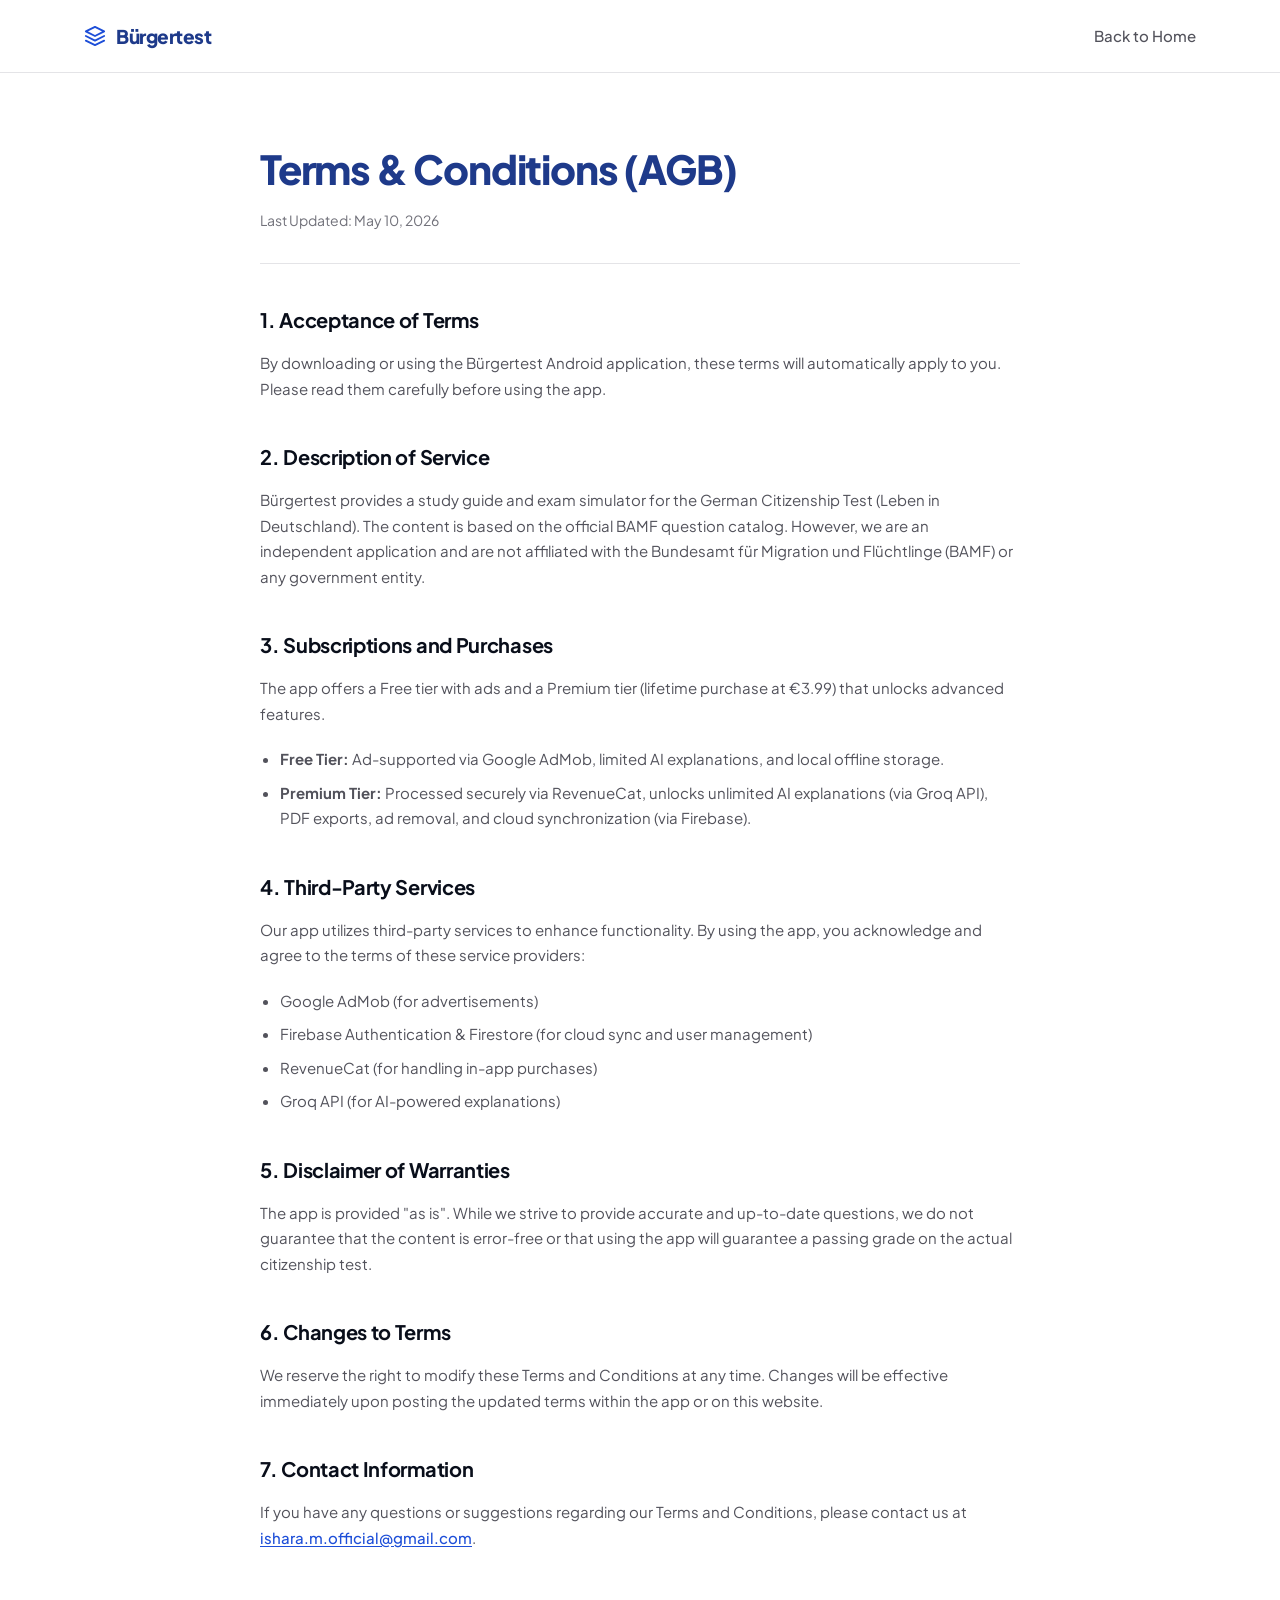
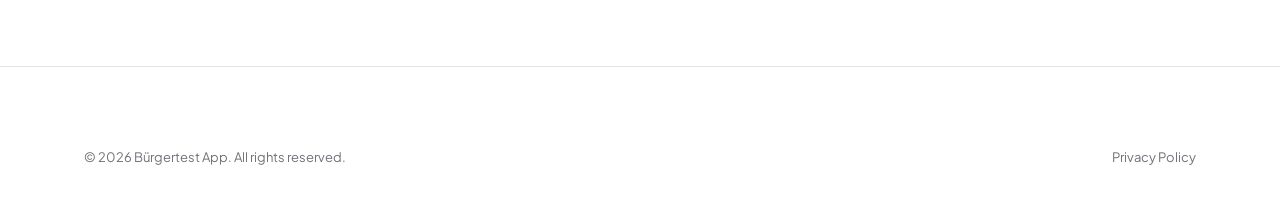
<file: terms-conditions.html>
<!DOCTYPE html>
<html lang="de" prefix="og: https://ogp.me/ns#">
<head>
    <meta charset="UTF-8">
    <meta name="viewport" content="width=device-width, initial-scale=1.0">
    <title>Nutzungsbedingungen (Terms &amp; Conditions) - Bürgertest App</title>
    <meta name="description" content="Allgemeine Geschäftsbedingungen und Nutzungsbedingungen für die Bürgertest Android App zur Vorbereitung auf den Einbürgerungstest.">
    <meta name="robots" content="index, follow">
    <meta name="theme-color" content="#1d4ed8">
    <link rel="canonical" href="https://ishara-madu.github.io/German-Citizenship-Test-Android-App/terms-conditions.html">
    
    <!-- Open Graph Tags -->
    <meta property="og:type" content="article">
    <meta property="og:url" content="https://ishara-madu.github.io/German-Citizenship-Test-Android-App/terms-conditions.html">
    <meta property="og:title" content="Nutzungsbedingungen - Bürgertest">
    <meta property="og:description" content="Nutzungsbedingungen und rechtliche Hinweise für die Nutzung der Bürgertest Android App.">
    <meta property="og:site_name" content="Bürgertest">
    <meta property="og:locale" content="de_DE">

    <!-- Fonts & CSS -->
    <link rel="preconnect" href="https://fonts.googleapis.com">
    <link rel="preconnect" href="https://fonts.gstatic.com" crossorigin>
    <link href="https://fonts.googleapis.com/css2?family=Plus+Jakarta+Sans:wght@400;500;600;700;800&display=swap" rel="stylesheet">
    <link rel="stylesheet" href="css/style.css">

    <!-- Structured Data (Schema.org JSON-LD): BreadcrumbList -->
    <script type="application/ld+json">
    {
      "@context": "https://schema.org",
      "@type": "BreadcrumbList",
      "itemListElement": [
        {
          "@type": "ListItem",
          "position": 1,
          "name": "Home",
          "item": "https://ishara-madu.github.io/German-Citizenship-Test-Android-App/"
        },
        {
          "@type": "ListItem",
          "position": 2,
          "name": "Terms & Conditions",
          "item": "https://ishara-madu.github.io/German-Citizenship-Test-Android-App/terms-conditions.html"
        }
      ]
    }
    </script>
</head>
<body>

    <header role="banner">
        <div class="container">
            <nav role="navigation" aria-label="Hauptnavigation">
                <a href="index.html" class="logo" aria-label="Bürgertest Startseite">
                    <span class="logo-icon" aria-hidden="true">
                        <svg width="22" height="22" viewBox="0 0 24 24" fill="none" stroke="currentColor" stroke-width="2" stroke-linecap="round" stroke-linejoin="round">
                            <path d="M12 2L2 7l10 5 10-5-10-5zM2 17l10 5 10-5M2 12l10 5 10-5"/>
                        </svg>
                    </span>
                    Bürgertest
                </a>
                <div class="nav-links">
                    <a href="index.html">Back to Home</a>
                </div>
            </nav>
        </div>
    </header>

    <main class="container" role="main">
        <article class="legal-wrapper">
            <header class="legal-header">
                <h1>Terms &amp; Conditions (AGB)</h1>
                <p>Last Updated: May 10, 2026</p>
            </header>

            <div class="legal-body">
                <h2>1. Acceptance of Terms</h2>
                <p>By downloading or using the Bürgertest Android application, these terms will automatically apply to you. Please read them carefully before using the app.</p>

                <h2>2. Description of Service</h2>
                <p>Bürgertest provides a study guide and exam simulator for the German Citizenship Test (Leben in Deutschland). The content is based on the official BAMF question catalog. However, we are an independent application and are not affiliated with the Bundesamt für Migration und Flüchtlinge (BAMF) or any government entity.</p>

                <h2>3. Subscriptions and Purchases</h2>
                <p>The app offers a Free tier with ads and a Premium tier (lifetime purchase at €3.99) that unlocks advanced features.</p>
                <ul>
                    <li><strong>Free Tier:</strong> Ad-supported via Google AdMob, limited AI explanations, and local offline storage.</li>
                    <li><strong>Premium Tier:</strong> Processed securely via RevenueCat, unlocks unlimited AI explanations (via Groq API), PDF exports, ad removal, and cloud synchronization (via Firebase).</li>
                </ul>

                <h2>4. Third-Party Services</h2>
                <p>Our app utilizes third-party services to enhance functionality. By using the app, you acknowledge and agree to the terms of these service providers:</p>
                <ul>
                    <li>Google AdMob (for advertisements)</li>
                    <li>Firebase Authentication &amp; Firestore (for cloud sync and user management)</li>
                    <li>RevenueCat (for handling in-app purchases)</li>
                    <li>Groq API (for AI-powered explanations)</li>
                </ul>

                <h2>5. Disclaimer of Warranties</h2>
                <p>The app is provided "as is". While we strive to provide accurate and up-to-date questions, we do not guarantee that the content is error-free or that using the app will guarantee a passing grade on the actual citizenship test.</p>

                <h2>6. Changes to Terms</h2>
                <p>We reserve the right to modify these Terms and Conditions at any time. Changes will be effective immediately upon posting the updated terms within the app or on this website.</p>

                <h2>7. Contact Information</h2>
                <p>If you have any questions or suggestions regarding our Terms and Conditions, please contact us at <a href="mailto:ishara.m.official@gmail.com">ishara.m.official@gmail.com</a>.</p>
            </div>
        </article>
    </main>

    <footer role="contentinfo">
        <div class="container">
            <div class="footer-bottom" style="border-top: none; padding-top: 0;">
                <span>&copy; 2026 Bürgertest App. All rights reserved.</span>
                <span><a href="privacy-policy.html">Privacy Policy</a></span>
            </div>
        </div>
    </footer>

</body>
</html>
</file>
<file: css/style.css>
@import url('https://fonts.googleapis.com/css2?family=Plus+Jakarta+Sans:wght@400;500;600;700;800&display=swap');

:root {
  /* Rich German-App Royal Blue Identity */
  --primary: #1d4ed8;          /* Vibrant Royal Blue */
  --primary-accent: #2563eb;   /* Electric Accent Blue */
  --primary-dark: #1e3a8a;     /* Deep Navy Blue */
  --primary-hover: #1e40af;    /* Hover Blue */
  --primary-light: #eff6ff;    /* Soft Sky Blue */
  --primary-50: #f0f7ff;
  --primary-100: #dbeafe;
  --primary-200: #bfdbfe;
  --primary-subtle: rgba(29, 78, 216, 0.08);
  --primary-border: rgba(37, 99, 235, 0.25);
  --primary-glow: rgba(37, 99, 235, 0.15);

  /* Clean Neutrals */
  --zinc-50: #fafafa;
  --zinc-100: #f4f4f5;
  --zinc-200: #e4e4e7;
  --zinc-300: #d4d4d8;
  --zinc-400: #a1a1aa;
  --zinc-500: #71717a;
  --zinc-600: #52525b;
  --zinc-700: #3f3f46;
  --zinc-800: #27272a;
  --zinc-900: #18181b;
  --zinc-950: #090e1a; /* Midnight Blue-Black */

  --font-sans: 'Plus Jakarta Sans', -apple-system, BlinkMacSystemFont, 'Segoe UI', Roboto, sans-serif;
  --radius-sm: 8px;
  --radius-md: 14px;
  --radius-lg: 22px;
  --radius-xl: 32px;
  
  --transition-fast: 150ms cubic-bezier(0.4, 0, 0.2, 1);
  --transition-normal: 250ms cubic-bezier(0.4, 0, 0.2, 1);
}

*, *::before, *::after {
  margin: 0;
  padding: 0;
  box-sizing: border-box;
}

html {
  scroll-behavior: smooth;
}

body {
  font-family: var(--font-sans);
  background-color: #ffffff;
  color: var(--zinc-900);
  line-height: 1.6;
  -webkit-font-smoothing: antialiased;
  -moz-osx-font-smoothing: grayscale;
}

a {
  text-decoration: none;
  color: inherit;
}

button {
  font-family: inherit;
  cursor: pointer;
}

.container {
  width: 100%;
  max-width: 1160px;
  margin: 0 auto;
  padding: 0 1.5rem;
}

/* Header & Nav */
header {
  background-color: rgba(255, 255, 255, 0.92);
  backdrop-filter: blur(16px);
  -webkit-backdrop-filter: blur(16px);
  position: sticky;
  top: 0;
  z-index: 100;
  border-bottom: 1px solid var(--zinc-200);
}

nav {
  display: flex;
  justify-content: space-between;
  align-items: center;
  height: 72px;
}

.logo {
  font-size: 1.1875rem;
  font-weight: 800;
  letter-spacing: -0.025em;
  color: var(--primary-dark);
  display: flex;
  align-items: center;
  gap: 0.625rem;
}

.logo-icon {
  color: var(--primary);
  display: inline-flex;
}

.nav-links {
  display: flex;
  gap: 2rem;
  align-items: center;
}

.nav-links a:not(.btn) {
  font-size: 0.9375rem;
  font-weight: 500;
  color: var(--zinc-600);
  transition: color var(--transition-fast);
}

.nav-links a:not(.btn):hover {
  color: var(--primary);
}

/* Buttons */
.btn {
  display: inline-flex;
  align-items: center;
  justify-content: center;
  gap: 0.5rem;
  font-size: 0.9375rem;
  font-weight: 600;
  padding: 0.625rem 1.35rem;
  border-radius: var(--radius-md);
  transition: all var(--transition-fast);
  border: 1px solid transparent;
}

.btn-primary,
a.btn-primary,
.nav-links a.btn-primary {
  background-color: var(--primary);
  color: #ffffff !important;
  box-shadow: 0 1px 2px rgba(29, 78, 216, 0.15);
}

.btn-primary:hover,
a.btn-primary:hover,
.nav-links a.btn-primary:hover {
  background-color: var(--primary-hover);
  color: #ffffff !important;
  box-shadow: 0 4px 12px rgba(29, 78, 216, 0.25);
  transform: translateY(-1px);
}

.btn-secondary {
  background-color: transparent;
  color: var(--primary-dark);
  border-color: var(--primary-border);
}

.btn-secondary:hover {
  background-color: var(--primary-light);
  border-color: var(--primary);
}

.btn-sm {
  padding: 0.45rem 1rem;
  font-size: 0.875rem;
}

/* Minimalist Badges & Tags (AGENTS.md Rule 5) */
.badge-minimal {
  display: inline-flex;
  align-items: center;
  gap: 0.5rem;
  font-size: 0.8125rem;
  font-weight: 600;
  color: var(--primary);
  padding: 0.35rem 0.95rem;
  border-radius: 9999px;
  border: 1px solid var(--primary-border);
  background-color: var(--primary-light);
}

.badge-dot {
  width: 6px;
  height: 6px;
  border-radius: 50%;
  background-color: var(--primary);
}

/* Hero Section (Side-by-Side Grid Layout) */
.hero {
  padding: 5rem 0 4rem;
  position: relative;
  background: radial-gradient(ellipse 80% 50% at 50% -20%, rgba(37, 99, 235, 0.08), transparent);
}

.hero-grid {
  display: grid;
  grid-template-columns: 1.15fr 0.85fr;
  align-items: center;
  gap: 4rem;
  margin-bottom: 4rem;
}

.hero-left {
  text-align: left;
}

.hero-left .badge-minimal {
  margin-bottom: 1.5rem;
}

.hero-left h1 {
  font-size: clamp(2.35rem, 4.2vw, 3.5rem);
  font-weight: 800;
  line-height: 1.15;
  letter-spacing: -0.035em;
  color: var(--zinc-950);
  margin-bottom: 1.25rem;
}

.hero-left h1 .text-highlight {
  color: var(--primary);
}

.hero-left p {
  font-size: 1.125rem;
  color: var(--zinc-600);
  line-height: 1.7;
  max-width: 540px;
  margin-bottom: 2.25rem;
}

.hero-left .hero-actions {
  display: flex;
  align-items: center;
  gap: 1rem;
  flex-wrap: wrap;
}

.hero-right {
  display: flex;
  justify-content: center;
  position: relative;
}

.play-badge-btn {
  display: inline-flex;
  align-items: center;
  gap: 0.75rem;
  background-color: var(--primary);
  color: #ffffff;
  padding: 0.75rem 1.6rem;
  border-radius: var(--radius-md);
  font-size: 0.9375rem;
  font-weight: 600;
  transition: all var(--transition-fast);
  box-shadow: 0 4px 14px rgba(29, 78, 216, 0.28);
}

.play-badge-btn:hover {
  background-color: var(--primary-hover);
  box-shadow: 0 6px 20px rgba(29, 78, 216, 0.35);
  transform: translateY(-1px);
}

.play-badge-btn svg {
  width: 20px;
  height: 20px;
  fill: currentColor;
}

/* Hero Screenshot / Mockup Preview */
.hero-mockup-wrapper {
  margin: 0 auto;
  max-width: 310px;
  display: flex;
  justify-content: center;
  position: relative;
}

.hero-mockup-wrapper::before {
  content: '';
  position: absolute;
  top: 50%;
  left: 50%;
  transform: translate(-50%, -50%);
  width: 330px;
  height: 480px;
  background: radial-gradient(circle, rgba(37, 99, 235, 0.25) 0%, transparent 70%);
  z-index: 0;
  pointer-events: none;
  filter: blur(30px);
}

.device-mockup {
  position: relative;
  z-index: 1;
  border-radius: 28px;
  overflow: hidden;
  box-shadow: 0 25px 60px -15px rgba(29, 78, 216, 0.25), 0 0 0 1px rgba(0, 0, 0, 0.08);
  background-color: #000000;
  line-height: 0;
  transition: transform var(--transition-normal), box-shadow var(--transition-normal);
}

.device-mockup:hover {
  transform: translateY(-4px);
  box-shadow: 0 30px 70px -12px rgba(29, 78, 216, 0.32), 0 0 0 1px rgba(29, 78, 216, 0.2);
}

.mockup-img {
  width: 100%;
  max-width: 310px;
  height: auto;
  display: block;
}

/* Key Stats Bar - Clean typography with Blue accents */
.stats-strip {
  display: grid;
  grid-template-columns: repeat(4, 1fr);
  gap: 1.5rem;
  padding: 2.5rem 0;
  border-top: 1px solid var(--zinc-200);
  border-bottom: 1px solid var(--zinc-200);
  margin-top: 1rem;
}

.stat-item {
  text-align: center;
}

.stat-value {
  font-size: 2rem;
  font-weight: 800;
  letter-spacing: -0.035em;
  color: var(--primary);
  line-height: 1.2;
}

.stat-label {
  font-size: 0.8125rem;
  font-weight: 600;
  color: var(--zinc-500);
  margin-top: 0.25rem;
}

/* Section Common Headers */
.section-header {
  margin-bottom: 3.5rem;
}

.section-header.center {
  text-align: center;
  max-width: 640px;
  margin-left: auto;
  margin-right: auto;
}

.section-label {
  font-size: 0.8125rem;
  font-weight: 700;
  text-transform: uppercase;
  letter-spacing: 0.08em;
  color: var(--primary);
  margin-bottom: 0.5rem;
}

.section-title {
  font-size: clamp(1.875rem, 3.5vw, 2.5rem);
  font-weight: 800;
  letter-spacing: -0.03em;
  color: var(--zinc-950);
  line-height: 1.2;
}

.section-desc {
  font-size: 1rem;
  color: var(--zinc-600);
  margin-top: 0.75rem;
}

/* Features Section - Typography-Driven, No Card Boxing, No Icon Background Boxes (AGENTS.md Rules 2 & 3) */
.features {
  padding: 6rem 0;
}

.features-grid {
  display: grid;
  grid-template-columns: repeat(3, 1fr);
  gap: 3.5rem 2.5rem;
}

.feature-item {
  display: flex;
  flex-direction: column;
}

/* Clean inline blue icon, no background box */
.feature-icon-inline {
  width: 24px;
  height: 24px;
  color: var(--primary);
  margin-bottom: 1.25rem;
  display: inline-flex;
  align-items: center;
}

.feature-item h3 {
  font-size: 1.125rem;
  font-weight: 700;
  letter-spacing: -0.015em;
  color: var(--zinc-950);
  margin-bottom: 0.5rem;
}

.feature-item p {
  font-size: 0.9375rem;
  color: var(--zinc-600);
  line-height: 1.65;
}

/* Dedicated App Screenshots Showcase Section */
.screenshots-section {
  padding: 6rem 0 7rem;
  background: linear-gradient(180deg, rgba(240, 247, 255, 0.6) 0%, #ffffff 100%);
  border-top: 1px solid var(--zinc-200);
  border-bottom: 1px solid var(--zinc-200);
}

.screens-grid {
  display: grid;
  grid-template-columns: repeat(4, 1fr);
  gap: 2rem 1.5rem;
  max-width: 1140px;
  margin: 0 auto;
}

.screen-showcase-item {
  display: flex;
  flex-direction: column;
  align-items: center;
  text-align: center;
}

.screen-preview-frame {
  width: 100%;
  max-width: 260px;
  border-radius: 22px;
  overflow: hidden;
  background-color: #000000;
  box-shadow: 0 18px 40px -10px rgba(29, 78, 216, 0.18), 0 0 0 1px rgba(0, 0, 0, 0.08);
  margin-bottom: 1.5rem;
  transition: transform var(--transition-normal), box-shadow var(--transition-normal);
  line-height: 0;
}

.screen-preview-frame:hover {
  transform: translateY(-5px);
  box-shadow: 0 26px 50px -8px rgba(29, 78, 216, 0.28), 0 0 0 1px rgba(29, 78, 216, 0.3);
}

.screen-preview-frame img {
  width: 100%;
  height: auto;
  display: block;
}

.screen-info h3 {
  font-size: 1.125rem;
  font-weight: 700;
  letter-spacing: -0.015em;
  color: var(--zinc-950);
  margin-bottom: 0.375rem;
}

.screen-info p {
  font-size: 0.875rem;
  color: var(--zinc-600);
  line-height: 1.55;
  max-width: 250px;
}

/* Dark Container Section - Quick Start Guide (AGENTS.md Rule 4) */
.dark-section-wrapper {
  padding: 4rem 0;
}

.dark-container {
  background-color: var(--zinc-950);
  background-image: radial-gradient(circle at 80% 20%, rgba(37, 99, 235, 0.18), transparent 50%);
  color: #ffffff;
  border-radius: var(--radius-xl);
  padding: 4rem 3.5rem;
  border: 1px solid rgba(255, 255, 255, 0.05);
}

.dark-header {
  max-width: 600px;
  margin-bottom: 3.5rem;
}

.dark-header .section-label {
  color: #60a5fa;
}

.dark-header .section-title {
  color: #ffffff;
}

.dark-header .section-desc {
  color: var(--zinc-400);
}

.steps-grid {
  display: grid;
  grid-template-columns: repeat(3, 1fr);
  gap: 3rem;
}

.step-item {
  display: flex;
  flex-direction: column;
}

.step-num {
  font-size: 2.5rem;
  font-weight: 800;
  letter-spacing: -0.03em;
  color: #3b82f6;
  line-height: 1;
  margin-bottom: 1.25rem;
}

.step-item h3 {
  font-size: 1.25rem;
  font-weight: 700;
  letter-spacing: -0.015em;
  color: #ffffff;
  margin-bottom: 0.625rem;
}

.step-item p {
  font-size: 0.9375rem;
  color: var(--zinc-400);
  line-height: 1.65;
}

/* Pricing Section - Clean, Seamless & Minimalist (AGENTS.md Rules 3 & 5) */
.pricing {
  padding: 6rem 0;
}

.pricing-layout {
  display: grid;
  grid-template-columns: repeat(2, 1fr);
  gap: 2rem;
  max-width: 900px;
  margin: 0 auto;
}

.pricing-column {
  border: 1px solid var(--zinc-200);
  border-radius: var(--radius-lg);
  padding: 2.5rem;
  display: flex;
  flex-direction: column;
  background-color: #ffffff;
}

.pricing-column.featured {
  border-color: var(--primary);
  background-color: var(--primary-50);
  box-shadow: 0 8px 24px rgba(29, 78, 216, 0.08);
}

.pricing-top {
  display: flex;
  justify-content: space-between;
  align-items: flex-start;
  margin-bottom: 1.25rem;
}

.plan-title {
  font-size: 1.25rem;
  font-weight: 700;
  color: var(--zinc-950);
}

.plan-desc {
  font-size: 0.875rem;
  color: var(--zinc-500);
  margin-top: 0.25rem;
}

.pricing-price {
  font-size: 2.75rem;
  font-weight: 800;
  letter-spacing: -0.03em;
  color: var(--primary-dark);
  line-height: 1;
  margin: 1.5rem 0 2rem;
}

.pricing-price span {
  font-size: 0.9375rem;
  font-weight: 500;
  color: var(--zinc-500);
  letter-spacing: normal;
}

.plan-features {
  list-style: none;
  margin-bottom: 2.5rem;
  flex-grow: 1;
}

.plan-features li {
  font-size: 0.9375rem;
  color: var(--zinc-700);
  display: flex;
  align-items: center;
  gap: 0.75rem;
  margin-bottom: 0.875rem;
}

.plan-features li svg {
  width: 16px;
  height: 16px;
  color: var(--primary);
  flex-shrink: 0;
}

.plan-features li.disabled {
  color: var(--zinc-400);
}

.plan-features li.disabled svg {
  color: var(--zinc-300);
}

/* FAQ Accordion Section - Single Divider Lines (AGENTS.md Rule 6) */
.faq-section {
  padding: 6rem 0;
}

.faq-list {
  border-top: 1px solid var(--zinc-200);
  max-width: 800px;
  margin: 0 auto;
}

.faq-item {
  border-bottom: 1px solid var(--zinc-200);
}

.faq-question {
  width: 100%;
  padding: 1.5rem 0;
  background: none;
  border: none;
  text-align: left;
  display: flex;
  justify-content: space-between;
  align-items: center;
  font-size: 1.0625rem;
  font-weight: 600;
  color: var(--zinc-950);
  transition: color var(--transition-fast);
}

.faq-question:hover {
  color: var(--primary);
}

.faq-chevron {
  width: 18px;
  height: 18px;
  color: var(--primary);
  transition: transform var(--transition-normal);
  flex-shrink: 0;
}

.faq-item.active .faq-chevron {
  transform: rotate(180deg);
}

.faq-item.active .faq-question {
  color: var(--primary);
}

.faq-answer {
  max-height: 0;
  overflow: hidden;
  transition: max-height var(--transition-normal), opacity var(--transition-normal);
  opacity: 0;
}

.faq-item.active .faq-answer {
  max-height: 250px;
  opacity: 1;
}

.faq-answer-inner {
  padding-bottom: 1.5rem;
  font-size: 0.9375rem;
  color: var(--zinc-600);
  line-height: 1.7;
}

/* Footer */
footer {
  border-top: 1px solid var(--zinc-200);
  padding: 5rem 0 3rem;
  background-color: #ffffff;
}

.footer-grid {
  display: flex;
  justify-content: space-between;
  flex-wrap: wrap;
  gap: 3rem;
  margin-bottom: 4rem;
}

.footer-brand {
  max-width: 320px;
}

.footer-brand h2 {
  font-size: 1.1875rem;
  font-weight: 800;
  color: var(--primary-dark);
  margin-bottom: 0.75rem;
}

.footer-brand p {
  font-size: 0.875rem;
  color: var(--zinc-500);
  line-height: 1.6;
}

.footer-nav {
  display: flex;
  gap: 4.5rem;
}

.footer-col h4 {
  font-size: 0.8125rem;
  font-weight: 700;
  text-transform: uppercase;
  letter-spacing: 0.06em;
  color: var(--primary);
  margin-bottom: 1.25rem;
}

.footer-col ul {
  list-style: none;
}

.footer-col ul li {
  margin-bottom: 0.625rem;
}

.footer-col ul a {
  font-size: 0.875rem;
  color: var(--zinc-600);
  transition: color var(--transition-fast);
}

.footer-col ul a:hover {
  color: var(--primary);
}

.footer-bottom {
  padding-top: 2rem;
  border-top: 1px solid var(--zinc-200);
  display: flex;
  justify-content: space-between;
  align-items: center;
  flex-wrap: wrap;
  gap: 1rem;
  font-size: 0.8125rem;
  color: var(--zinc-500);
}

/* Legal Pages (Privacy Policy, Terms) */
.legal-wrapper {
  padding: 4rem 0 6rem;
  max-width: 760px;
  margin: 0 auto;
}

.legal-header {
  border-bottom: 1px solid var(--zinc-200);
  padding-bottom: 2rem;
  margin-bottom: 2.5rem;
}

.legal-header h1 {
  font-size: 2.5rem;
  font-weight: 800;
  letter-spacing: -0.03em;
  color: var(--primary-dark);
  margin-bottom: 0.5rem;
}

.legal-header p {
  font-size: 0.875rem;
  color: var(--zinc-500);
}

.legal-body h2 {
  font-size: 1.25rem;
  font-weight: 700;
  letter-spacing: -0.015em;
  color: var(--zinc-950);
  margin-top: 2.5rem;
  margin-bottom: 0.875rem;
}

.legal-body p {
  font-size: 0.9375rem;
  color: var(--zinc-600);
  line-height: 1.7;
  margin-bottom: 1.25rem;
}

.legal-body ul {
  margin-left: 1.25rem;
  margin-bottom: 1.5rem;
}

.legal-body ul li {
  font-size: 0.9375rem;
  color: var(--zinc-600);
  line-height: 1.7;
  margin-bottom: 0.5rem;
}

.legal-body a {
  color: var(--primary);
  text-decoration: underline;
  text-underline-offset: 2px;
  font-weight: 500;
}

.legal-body a:hover {
  color: var(--primary-hover);
}

/* Mobile Nav Toggle */
.menu-toggle {
  display: none;
  background: none;
  border: none;
  color: var(--primary-dark);
  padding: 0.5rem;
}

/* Responsive Breakpoints */
@media (max-width: 1040px) {
  .screens-grid {
    grid-template-columns: repeat(2, 1fr);
    gap: 3rem 2rem;
  }
}

@media (max-width: 960px) {
  .hero-grid {
    grid-template-columns: 1fr;
    gap: 3.5rem;
    text-align: center;
  }
  .hero-left {
    text-align: center;
  }
  .hero-left p {
    margin-left: auto;
    margin-right: auto;
  }
  .hero-left .hero-actions {
    justify-content: center;
  }
  .features-grid {
    grid-template-columns: repeat(2, 1fr);
    gap: 3rem 2rem;
  }
  .steps-grid {
    grid-template-columns: 1fr;
    gap: 2.5rem;
  }
  .dark-container {
    padding: 3rem 2rem;
  }
}

@media (max-width: 768px) {
  .nav-links {
    display: none;
    position: absolute;
    top: 72px;
    left: 0;
    right: 0;
    background-color: #ffffff;
    border-bottom: 1px solid var(--zinc-200);
    flex-direction: column;
    align-items: flex-start;
    padding: 1.5rem;
    gap: 1.25rem;
  }

  .nav-links.active {
    display: flex;
  }

  .menu-toggle {
    display: block;
  }

  .hero {
    padding: 3.5rem 0 2.5rem;
  }

  .features-grid {
    grid-template-columns: 1fr;
    gap: 2.5rem;
  }

  .screens-grid {
    grid-template-columns: 1fr;
    gap: 2.5rem;
  }

  .stats-strip {
    grid-template-columns: repeat(2, 1fr);
    gap: 2rem 1rem;
  }

  .pricing-layout {
    grid-template-columns: 1fr;
  }

  .footer-grid {
    flex-direction: column;
    gap: 2.5rem;
  }

  .footer-nav {
    flex-direction: column;
    gap: 2rem;
  }
}
</file>
